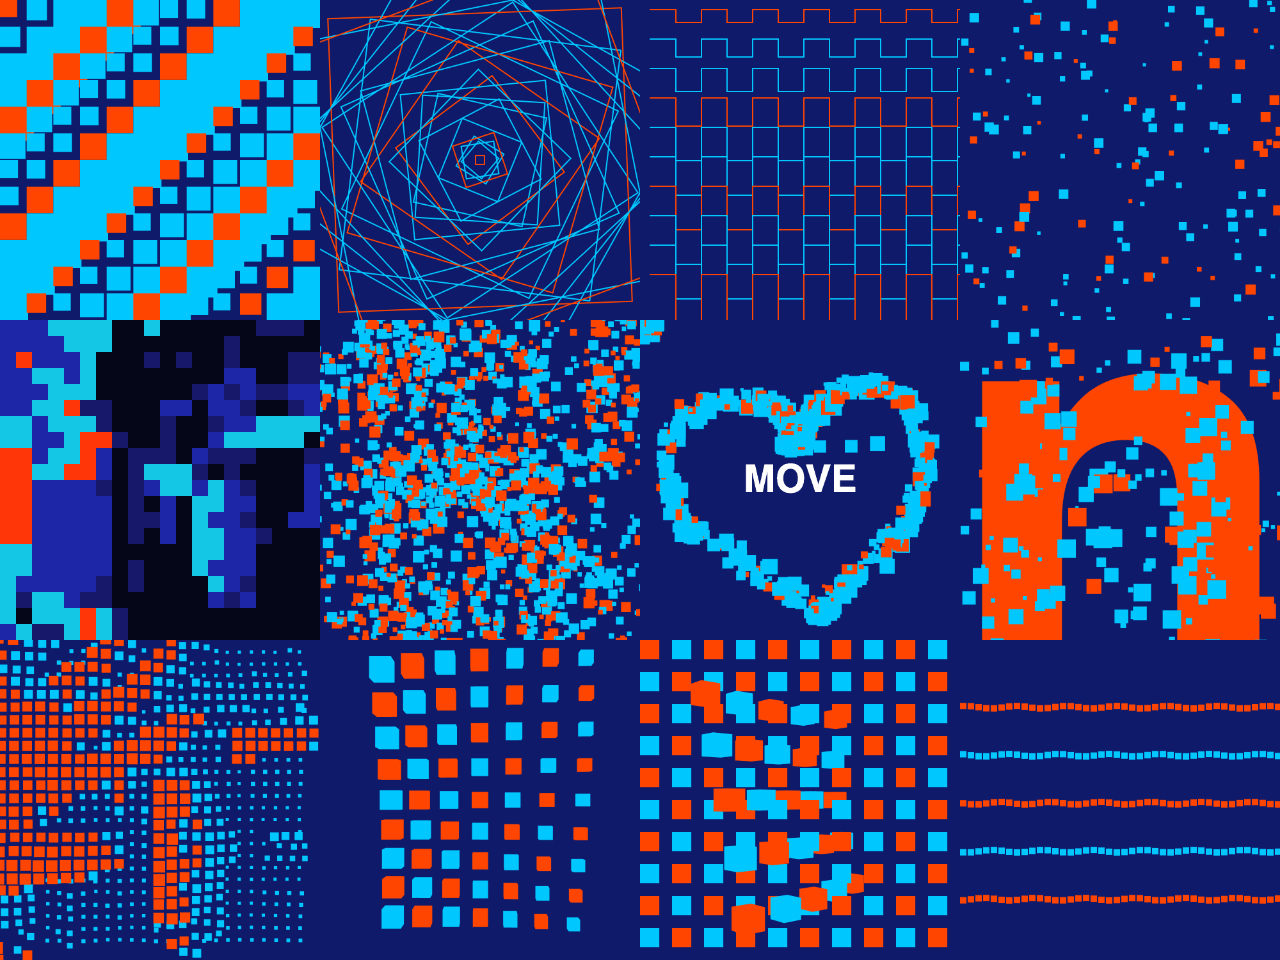
<file: index.html>
<!DOCTYPE html>
<html>
<head>
<meta charset="UTF-8">
<title>p5 Portfolio</title>
<link rel="stylesheet" href="style.css">
</head>
<body>

<div class="grid">
  <a href="sketch-01" class="tile"><img src="sketch-01/thumb.png"><iframe data-src="sketch-01/index.html" allow="camera; microphone"></iframe></a>
  <a href="sketch-02" class="tile"><img src="sketch-02/thumb.png"><iframe data-src="sketch-02/index.html" allow="camera; microphone"></iframe></a>
  <a href="sketch-03" class="tile"><img src="sketch-03/thumb.png"><iframe data-src="sketch-03/index.html" allow="camera; microphone"></iframe></a>
  <a href="sketch-04" class="tile"><img src="sketch-04/thumb.png"><iframe data-src="sketch-04/index.html" allow="camera; microphone"></iframe></a>
  <a href="sketch-05" class="tile"><img src="sketch-05/thumb.png"><iframe data-src="sketch-05/index.html" allow="camera; microphone"></iframe></a>
  <a href="sketch-06" class="tile"><img src="sketch-06/thumb.png"><iframe data-src="sketch-06/index.html" allow="camera; microphone"></iframe></a>
  <a href="sketch-07" class="tile"><img src="sketch-07/thumb.png"><iframe data-src="sketch-07/index.html" allow="camera; microphone"></iframe></a>
  <a href="sketch-08" class="tile"><img src="sketch-08/thumb.png"><iframe data-src="sketch-08/index.html" allow="camera; microphone"></iframe></a>
  <a href="sketch-09" class="tile"><img src="sketch-09/thumb.png"><iframe data-src="sketch-09/index.html" allow="camera; microphone"></iframe></a>
  <a href="sketch-10" class="tile"><img src="sketch-10/thumb.png"><iframe data-src="sketch-10/index.html" allow="camera; microphone"></iframe></a>
  <a href="sketch-11" class="tile"><img src="sketch-11/thumb.png"><iframe data-src="sketch-11/index.html" allow="camera; microphone"></iframe></a>
  <a href="sketch-12" class="tile"><img src="sketch-12/thumb.png"><iframe data-src="sketch-12/index.html" allow="camera; microphone"></iframe></a>
</div>

<script>
  // les iframes sont 500x500 (taille du canvas p5) → on les scale pour qu'elles remplissent leur case
  function fitIframes() {
    document.querySelectorAll('.tile').forEach(t => {
      const f = t.querySelector('iframe');
      f.style.transform = 'scale(' + (t.clientWidth / 500) + ')';
    });
  }
  window.addEventListener('load', fitIframes);
  window.addEventListener('resize', fitIframes);

  // lazy-load : on ne charge l'iframe que la 1re fois qu'on survole la case
  document.querySelectorAll('.tile').forEach(t => {
    t.addEventListener('mouseenter', () => {
      const f = t.querySelector('iframe');
      if (!f.src) f.src = f.dataset.src;
    });
  });
</script>

</body>
</html>
</file>
<file: style.css>
body { margin: 0; background: #0F1A6B; }

.grid {
  display: grid;
  grid-template-columns: repeat(4, 1fr);
}

/* chaque case = thumbnail + iframe superposée (cachée par défaut) */
.tile {
  position: relative;
  display: block;
  aspect-ratio: 1 / 1;
  overflow: hidden;
}

.tile img {
  width: 100%;
  height: 100%;
  object-fit: cover;
  display: block;
}

.tile iframe {
  position: absolute;
  top: 0;
  left: 0;
  width: 500px;
  height: 500px;
  border: 0;
  transform-origin: top left;
  opacity: 0;
  pointer-events: none; /* hors hover : clic = lien <a> */
  transition: opacity 0.15s;
}

/* hover : on affiche l'iframe par-dessus la thumbnail
   et on lui rend les pointer-events pour que les sketchs interactifs
   reçoivent les clics / mouvements souris / clavier */
.tile:hover iframe {
  opacity: 1;
  pointer-events: auto;
}

@media (max-width: 1000px) { .grid { grid-template-columns: repeat(3, 1fr); } }
@media (max-width: 700px)  { .grid { grid-template-columns: repeat(2, 1fr); } }
@media (max-width: 420px)  { .grid { grid-template-columns: 1fr; } }
</file>
